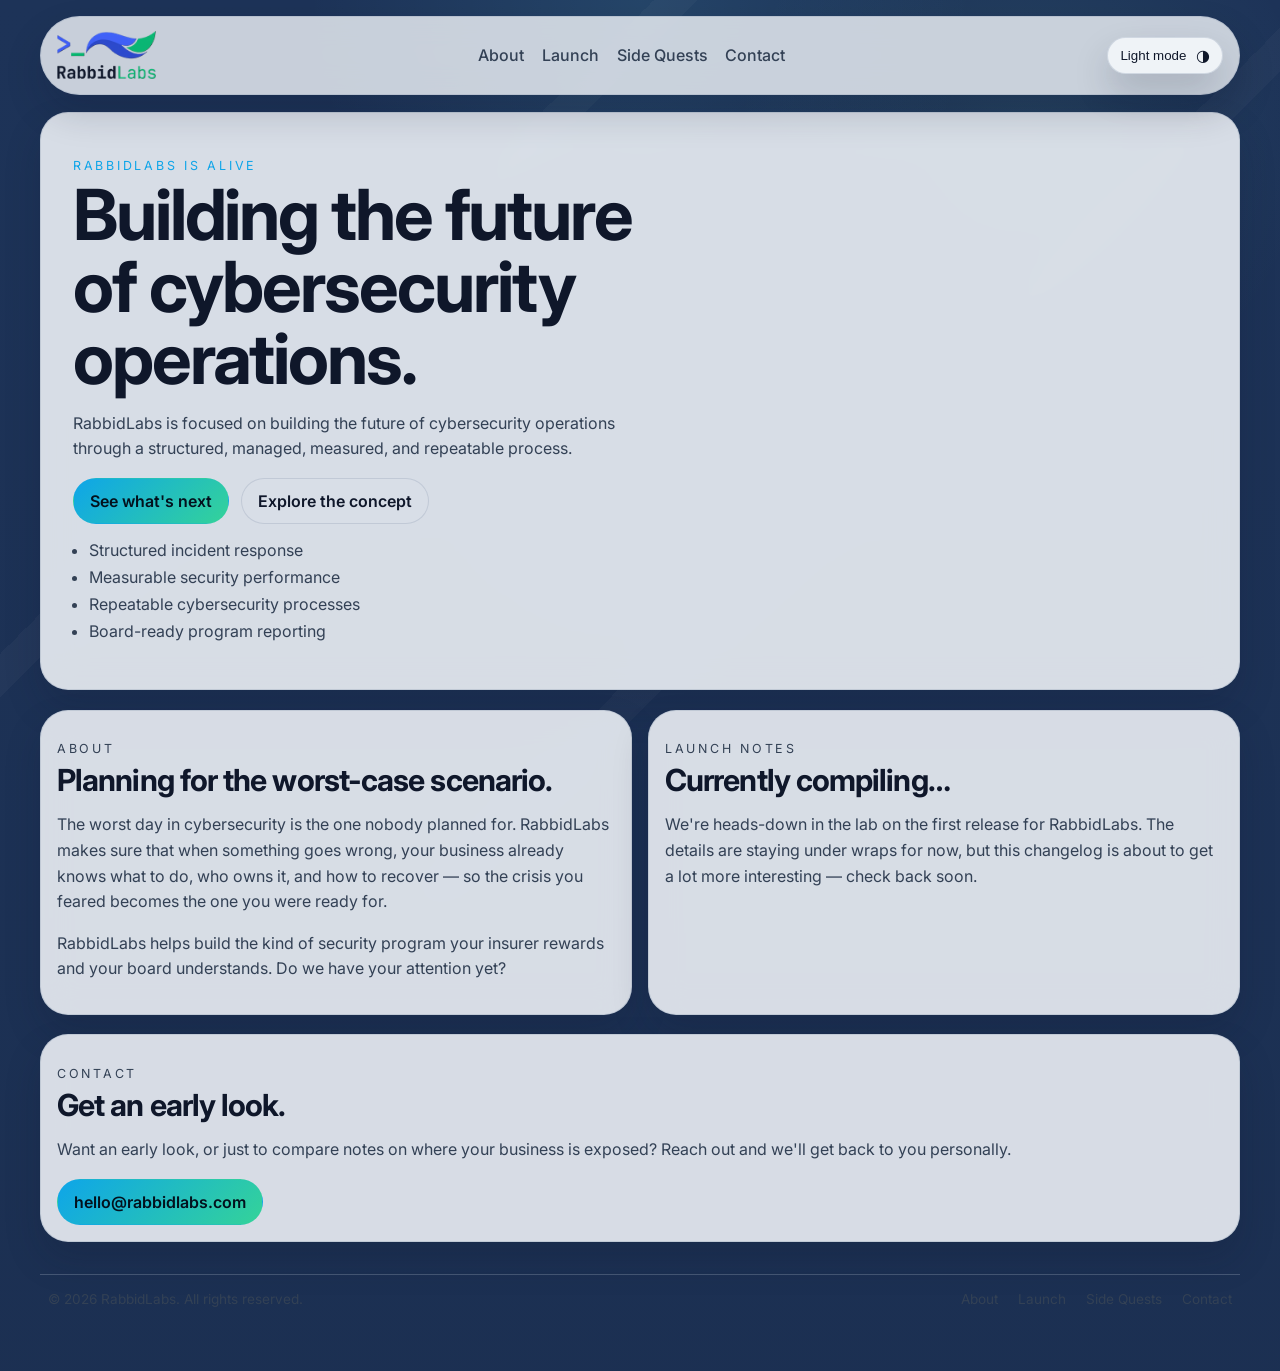
<file: index.html>
<!DOCTYPE html>
<html lang="en">
  <head>
    <!-- Google Tag Manager -->
    <script>(function(w,d,s,l,i){w[l]=w[l]||[];w[l].push({'gtm.start':
    new Date().getTime(),event:'gtm.js'});var f=d.getElementsByTagName(s)[0],
    j=d.createElement(s),dl=l!='dataLayer'?'&l='+l:'';j.async=true;j.src=
    'https://www.googletagmanager.com/gtm.js?id='+i+dl;f.parentNode.insertBefore(j,f);
    })(window,document,'script','dataLayer','GTM-5QXM7N29');</script>
    <!-- End Google Tag Manager -->

    <meta charset="UTF-8" />
    <meta name="viewport" content="width=device-width, initial-scale=1.0" />

    <!-- Primary Meta Tags -->
    <title>RabbidLabs | Cybersecurity Operations SaaS</title>
    <meta name="title" content="RabbidLabs | Cybersecurity Operations SaaS" />
    <meta name="description" content="RabbidLabs helps businesses build structured, measurable, and repeatable cybersecurity programs — so when something goes wrong, your team already knows what to do." />
    <meta name="author" content="RabbidLabs" />
    <meta name="robots" content="index, follow" />
    <link rel="canonical" href="https://www.rabbidlabs.com/" />
    <link rel="sitemap" type="application/xml" href="/sitemap.xml" />
    <meta name="theme-color" content="#04070f" />

    <!-- Open Graph / Social Sharing -->
    <meta property="og:type" content="website" />
    <meta property="og:url" content="https://www.rabbidlabs.com/" />
    <meta property="og:site_name" content="RabbidLabs" />
    <meta property="og:title" content="RabbidLabs | Cybersecurity Operations SaaS" />
    <meta property="og:description" content="RabbidLabs helps businesses build structured, measurable, and repeatable cybersecurity programs — so when something goes wrong, your team already knows what to do." />
    <meta property="og:image" content="https://www.rabbidlabs.com/web-app-manifest-512x512.png" />
    <meta property="og:image:alt" content="RabbidLabs logo" />

    <!-- Twitter Card -->
    <meta name="twitter:card" content="summary_large_image" />
    <meta name="twitter:url" content="https://www.rabbidlabs.com/" />
    <meta name="twitter:title" content="RabbidLabs | Cybersecurity Operations SaaS" />
    <meta name="twitter:description" content="RabbidLabs helps businesses build structured, measurable, and repeatable cybersecurity programs — so when something goes wrong, your team already knows what to do." />
    <meta name="twitter:image" content="https://www.rabbidlabs.com/web-app-manifest-512x512.png" />

    <!-- Favicon -->
    <link rel="icon" href="/favicon.ico" sizes="16x16 32x32 48x48" />
    <link rel="icon" type="image/svg+xml" href="/favicon.svg" sizes="any" />
    <link rel="icon" type="image/png" href="/favicon-96x96.png" sizes="96x96" />
    <link rel="apple-touch-icon" href="/apple-touch-icon.png" sizes="180x180" />
    <meta name="apple-mobile-web-app-title" content="RabbidLabs" />
    <meta name="apple-mobile-web-app-capable" content="yes" />
    <meta name="apple-mobile-web-app-status-bar-style" content="black-translucent" />
    <link rel="manifest" href="/site.webmanifest" />

    <!-- Fonts -->
    <link rel="preconnect" href="https://fonts.googleapis.com" />
    <link rel="preconnect" href="https://fonts.gstatic.com" crossorigin />
    <link
      href="https://fonts.googleapis.com/css2?family=Inter:wght@400;500;600;700;800&display=swap"
      rel="stylesheet"
    />
    <link rel="stylesheet" href="styles.css" />

    <!-- Structured Data: Organization -->
    <script type="application/ld+json">
    {
      "@context": "https://schema.org",
      "@type": "Organization",
      "name": "RabbidLabs",
      "url": "https://www.rabbidlabs.com",
      "logo": "https://www.rabbidlabs.com/web-app-manifest-512x512.png",
      "description": "RabbidLabs helps businesses build structured, measurable, and repeatable cybersecurity programs so they are ready when it matters most.",
      "email": "hello@rabbidlabs.com",
      "contactPoint": {
        "@type": "ContactPoint",
        "email": "hello@rabbidlabs.com",
        "contactType": "customer support"
      }
    }
    </script>

    <!-- Structured Data: WebSite (enables sitelinks search box eligibility) -->
    <script type="application/ld+json">
    {
      "@context": "https://schema.org",
      "@type": "WebSite",
      "name": "RabbidLabs",
      "url": "https://www.rabbidlabs.com"
    }
    </script>
  </head>
  <body>
    <!-- Google Tag Manager (noscript) -->
    <noscript><iframe src="https://www.googletagmanager.com/ns.html?id=GTM-5QXM7N29"
    height="0" width="0" style="display:none;visibility:hidden"></iframe></noscript>
    <!-- End Google Tag Manager (noscript) -->

    <div class="site-shell">
      <header class="topbar" id="topbar">
        <a class="brand" href="#home" aria-label="RabbidLabs home">
          <img src="images/logos/logo-lockup.png" alt="RabbidLabs logo" class="brand-mark brand-mark-dark" width="99" height="48" />
          <img src="images/logos/logo-lockup-light.png" alt="RabbidLabs logo" class="brand-mark brand-mark-light" width="99" height="48" />
        </a>

        <nav class="nav-links" aria-label="Main navigation">
          <a href="#about">About</a>
          <a href="#launch">Launch</a>
          <a href="/side-quests/">Side Quests</a>
          <a href="#contact">Contact</a>
        </nav>

        <button id="themeToggle" class="theme-toggle" type="button" aria-label="Toggle color theme">
          <span class="theme-label">Dark mode</span>
          <span class="theme-icon" aria-hidden="true">🌙</span>
        </button>
      </header>

      <main>
        <section class="hero card" id="home" aria-labelledby="hero-heading">
          <div class="hero-copy">
            <p class="eyebrow">RabbidLabs Is Alive</p>
            <h1 id="hero-heading">Building the future of cybersecurity operations.</h1>
            <p class="lede">
              RabbidLabs is focused on building the future of cybersecurity operations
              through a structured, managed, measured, and repeatable process.
            </p>
            <div class="hero-actions">
              <a class="button primary" href="#launch">See what's next</a>
              <a class="button secondary" href="#about">Explore the concept</a>
            </div>
            <ul class="feature-list">
              <li>Structured incident response</li>
              <li>Measurable security performance</li>
              <li>Repeatable cybersecurity processes</li>
              <li>Board-ready program reporting</li>
            </ul>
          </div>
        </section>

        <section class="grid two-up">
          <article class="card panel" id="about" aria-labelledby="about-heading">
            <p class="eyebrow">About</p>
            <h2 id="about-heading">Planning for the worst-case scenario.</h2>
            <p>
              The worst day in cybersecurity is the one nobody planned for. RabbidLabs makes sure that when something goes wrong, your business already knows what to do, who owns it, and how to recover — so the crisis you feared becomes the one you were ready for.
            </p>
            <p>
              RabbidLabs helps build the kind of security program your insurer rewards and your board understands. Do we have your attention yet?
            </p>
          </article>

          <article class="card panel" id="launch" aria-labelledby="launch-heading">
            <p class="eyebrow">Launch notes</p>
            <h2 id="launch-heading">Currently compiling&hellip;</h2>
            <p>
              We're heads-down in the lab on the first release for RabbidLabs. The details are staying under wraps for now, but this changelog is about to get a lot more interesting — check back soon.
            </p>
          </article>
        </section>

        <section class="card contact-card" id="contact" aria-labelledby="contact-heading">
          <p class="eyebrow">Contact</p>
          <h2 id="contact-heading">Get an early look.</h2>
          <p>
            Want an early look, or just to compare notes on where your business is exposed? Reach out and we'll get back to you personally.
          </p>
          <a class="button primary" href="mailto:hello@rabbidlabs.com">hello@rabbidlabs.com</a>
        </section>
      </main>

      <footer class="site-footer" aria-label="Site footer">
        <p>&copy; <span id="footer-year"></span> RabbidLabs. All rights reserved.</p>
        <nav aria-label="Footer navigation">
          <a href="#about">About</a>
          <a href="#launch">Launch</a>
          <a href="/side-quests/">Side Quests</a>
          <a href="mailto:hello@rabbidlabs.com">Contact</a>
        </nav>
      </footer>
    </div>

    <script src="script.js"></script>
    <script>document.getElementById("footer-year").textContent = new Date().getFullYear();</script>
  </body>
</html>
</file>
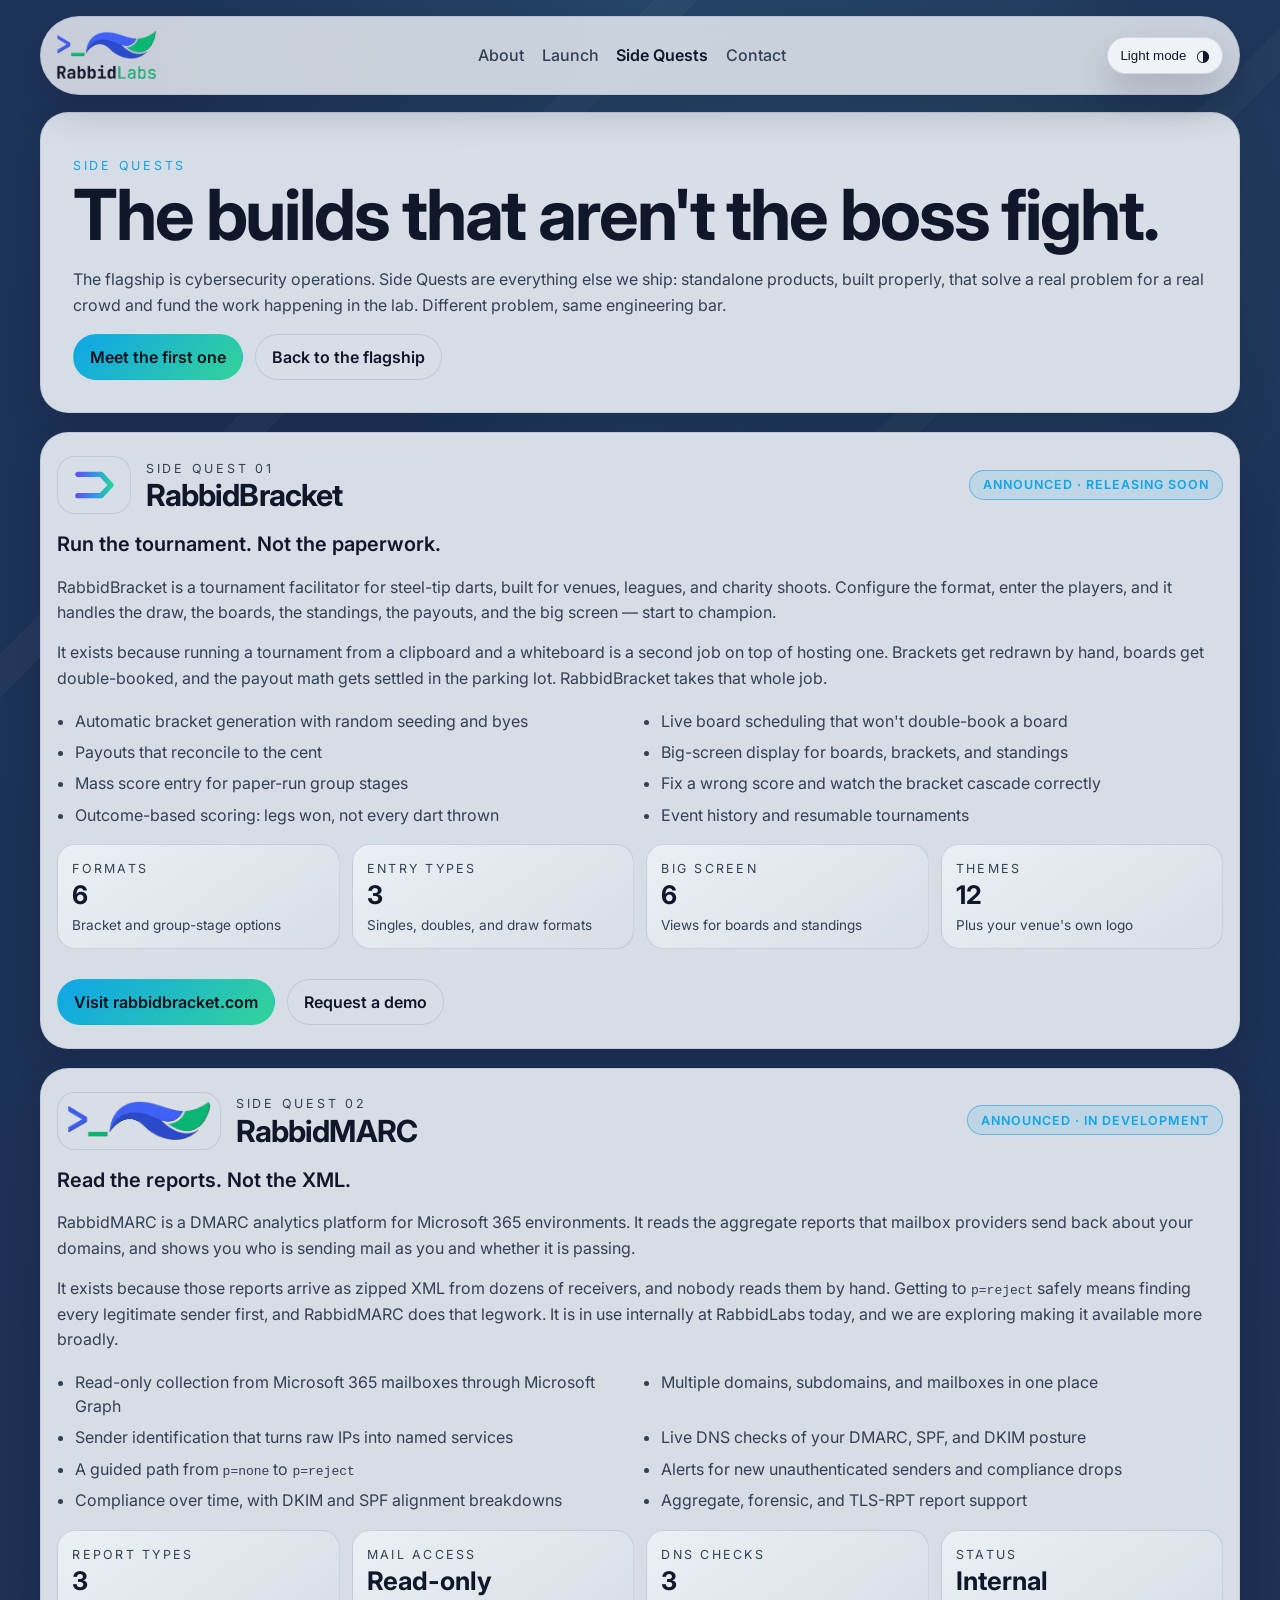
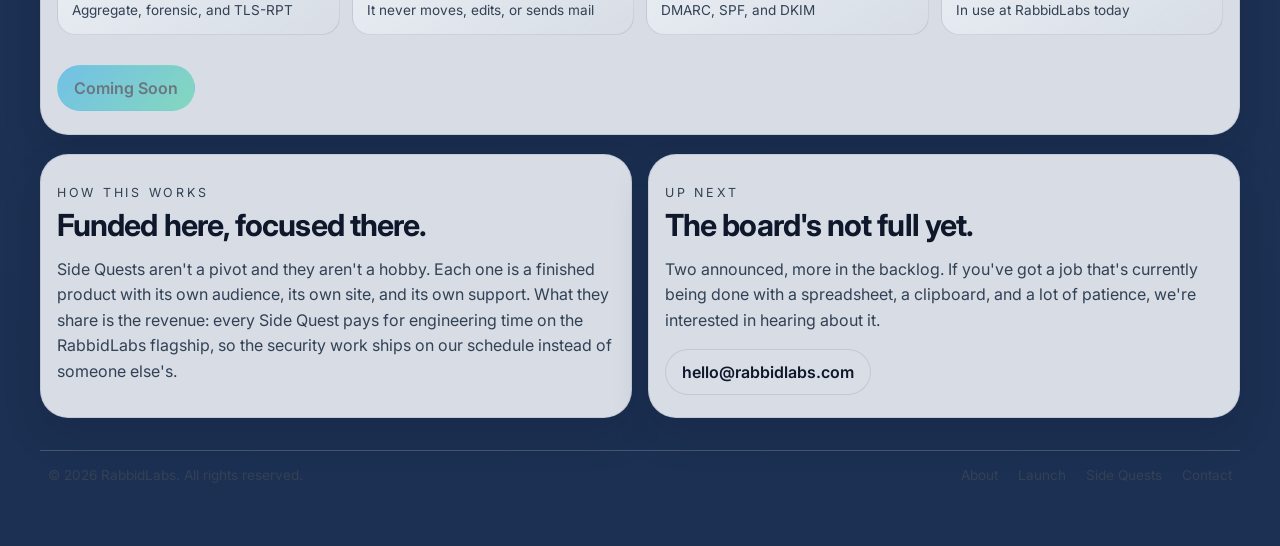
<file: side-quests/index.html>
<!DOCTYPE html>
<html lang="en">
  <head>
    <!-- Google Tag Manager -->
    <script>(function(w,d,s,l,i){w[l]=w[l]||[];w[l].push({'gtm.start':
    new Date().getTime(),event:'gtm.js'});var f=d.getElementsByTagName(s)[0],
    j=d.createElement(s),dl=l!='dataLayer'?'&l='+l:'';j.async=true;j.src=
    'https://www.googletagmanager.com/gtm.js?id='+i+dl;f.parentNode.insertBefore(j,f);
    })(window,document,'script','dataLayer','GTM-5QXM7N29');</script>
    <!-- End Google Tag Manager -->

    <meta charset="UTF-8" />
    <meta name="viewport" content="width=device-width, initial-scale=1.0" />

    <!-- Primary Meta Tags -->
    <title>Side Quests | RabbidLabs</title>
    <meta name="title" content="Side Quests | RabbidLabs" />
    <meta name="description" content="Side Quests are the products RabbidLabs ships outside the cybersecurity flagship. Now shipping: RabbidBracket, tournament software for steel-tip darts. In development: RabbidMARC, DMARC analytics." />
    <meta name="author" content="RabbidLabs" />
    <meta name="robots" content="index, follow" />
    <link rel="canonical" href="https://www.rabbidlabs.com/side-quests/" />
    <link rel="sitemap" type="application/xml" href="/sitemap.xml" />
    <meta name="theme-color" content="#04070f" />

    <!-- Open Graph / Social Sharing -->
    <meta property="og:type" content="website" />
    <meta property="og:url" content="https://www.rabbidlabs.com/side-quests/" />
    <meta property="og:site_name" content="RabbidLabs" />
    <meta property="og:title" content="Side Quests | RabbidLabs" />
    <meta property="og:description" content="Side Quests are the products RabbidLabs ships outside the cybersecurity flagship. Now shipping: RabbidBracket, tournament software for steel-tip darts. In development: RabbidMARC, DMARC analytics." />
    <meta property="og:image" content="https://www.rabbidlabs.com/web-app-manifest-512x512.png" />
    <meta property="og:image:alt" content="RabbidLabs logo" />

    <!-- Twitter Card -->
    <meta name="twitter:card" content="summary_large_image" />
    <meta name="twitter:url" content="https://www.rabbidlabs.com/side-quests/" />
    <meta name="twitter:title" content="Side Quests | RabbidLabs" />
    <meta name="twitter:description" content="Side Quests are the products RabbidLabs ships outside the cybersecurity flagship. Now shipping: RabbidBracket, tournament software for steel-tip darts. In development: RabbidMARC, DMARC analytics." />
    <meta name="twitter:image" content="https://www.rabbidlabs.com/web-app-manifest-512x512.png" />

    <!-- Favicon -->
    <link rel="icon" href="/favicon.ico" sizes="16x16 32x32 48x48" />
    <link rel="icon" type="image/svg+xml" href="/favicon.svg" sizes="any" />
    <link rel="icon" type="image/png" href="/favicon-96x96.png" sizes="96x96" />
    <link rel="apple-touch-icon" href="/apple-touch-icon.png" sizes="180x180" />
    <meta name="apple-mobile-web-app-title" content="RabbidLabs" />
    <meta name="apple-mobile-web-app-capable" content="yes" />
    <meta name="apple-mobile-web-app-status-bar-style" content="black-translucent" />
    <link rel="manifest" href="/site.webmanifest" />

    <!-- Fonts -->
    <link rel="preconnect" href="https://fonts.googleapis.com" />
    <link rel="preconnect" href="https://fonts.gstatic.com" crossorigin />
    <link
      href="https://fonts.googleapis.com/css2?family=Inter:wght@400;500;600;700;800&display=swap"
      rel="stylesheet"
    />
    <link rel="stylesheet" href="/styles.css" />

    <!-- Structured Data: Breadcrumb -->
    <script type="application/ld+json">
    {
      "@context": "https://schema.org",
      "@type": "BreadcrumbList",
      "itemListElement": [
        {
          "@type": "ListItem",
          "position": 1,
          "name": "RabbidLabs",
          "item": "https://www.rabbidlabs.com/"
        },
        {
          "@type": "ListItem",
          "position": 2,
          "name": "Side Quests",
          "item": "https://www.rabbidlabs.com/side-quests/"
        }
      ]
    }
    </script>

    <!-- Structured Data: RabbidBracket -->
    <script type="application/ld+json">
    {
      "@context": "https://schema.org",
      "@type": "SoftwareApplication",
      "name": "RabbidBracket",
      "applicationCategory": "BusinessApplication",
      "url": "https://www.rabbidbracket.com",
      "description": "Tournament facilitation software for steel-tip darts. Handles the draw, board scheduling, standings, payouts, and the big screen for venues, leagues, and charity shoots.",
      "publisher": {
        "@type": "Organization",
        "name": "RabbidLabs",
        "url": "https://www.rabbidlabs.com"
      }
    }
    </script>

    <!-- Structured Data: RabbidMARC -->
    <script type="application/ld+json">
    {
      "@context": "https://schema.org",
      "@type": "SoftwareApplication",
      "name": "RabbidMARC",
      "applicationCategory": "SecurityApplication",
      "description": "DMARC analytics platform for Microsoft 365 environments. Reads DMARC reports, identifies who is sending mail as your domain, and guides the path to enforcement.",
      "publisher": {
        "@type": "Organization",
        "name": "RabbidLabs",
        "url": "https://www.rabbidlabs.com"
      }
    }
    </script>
  </head>
  <body>
    <!-- Google Tag Manager (noscript) -->
    <noscript><iframe src="https://www.googletagmanager.com/ns.html?id=GTM-5QXM7N29"
    height="0" width="0" style="display:none;visibility:hidden"></iframe></noscript>
    <!-- End Google Tag Manager (noscript) -->

    <div class="site-shell">
      <header class="topbar" id="topbar">
        <a class="brand" href="/" aria-label="RabbidLabs home">
          <img src="/images/logos/logo-lockup.png" alt="RabbidLabs logo" class="brand-mark brand-mark-dark" width="99" height="48" />
          <img src="/images/logos/logo-lockup-light.png" alt="RabbidLabs logo" class="brand-mark brand-mark-light" width="99" height="48" />
        </a>

        <nav class="nav-links" aria-label="Main navigation">
          <a href="/#about">About</a>
          <a href="/#launch">Launch</a>
          <a href="/side-quests/" aria-current="page">Side Quests</a>
          <a href="/#contact">Contact</a>
        </nav>

        <button id="themeToggle" class="theme-toggle" type="button" aria-label="Toggle color theme">
          <span class="theme-label">Dark mode</span>
          <span class="theme-icon" aria-hidden="true">🌙</span>
        </button>
      </header>

      <main>
        <section class="hero single card" id="home" aria-labelledby="hero-heading">
          <div class="hero-copy">
            <p class="eyebrow">Side Quests</p>
            <h1 id="hero-heading">The builds that aren't the boss fight.</h1>
            <p class="lede">
              The flagship is cybersecurity operations. Side Quests are everything else we ship:
              standalone products, built properly, that solve a real problem for a real crowd and
              fund the work happening in the lab. Different problem, same engineering bar.
            </p>
            <div class="hero-actions">
              <a class="button primary" href="#rabbidbracket">Meet the first one</a>
              <a class="button secondary" href="/#launch">Back to the flagship</a>
            </div>
          </div>
        </section>

        <section class="card quest-card" id="rabbidbracket" aria-labelledby="rabbidbracket-heading">
          <div class="quest-head">
            <img
              src="/images/logos/rabbidbracket-mark.svg"
              alt="RabbidBracket logo"
              class="quest-mark"
              width="77"
              height="58"
            />
            <div class="quest-title">
              <p class="eyebrow">Side Quest 01</p>
              <h2 id="rabbidbracket-heading">RabbidBracket</h2>
            </div>
            <span class="badge soon">Announced &middot; Releasing soon</span>
          </div>

          <p class="quest-tagline">Run the tournament. Not the paperwork.</p>

          <p>
            RabbidBracket is a tournament facilitator for steel-tip darts, built for venues,
            leagues, and charity shoots. Configure the format, enter the players, and it handles the
            draw, the boards, the standings, the payouts, and the big screen &mdash; start to champion.
          </p>

          <p>
            It exists because running a tournament from a clipboard and a whiteboard is a second
            job on top of hosting one. Brackets get redrawn by hand, boards get double-booked, and
            the payout math gets settled in the parking lot. RabbidBracket takes that whole job.
          </p>

          <ul class="quest-features">
            <li>Automatic bracket generation with random seeding and byes</li>
            <li>Live board scheduling that won't double-book a board</li>
            <li>Payouts that reconcile to the cent</li>
            <li>Big-screen display for boards, brackets, and standings</li>
            <li>Mass score entry for paper-run group stages</li>
            <li>Fix a wrong score and watch the bracket cascade correctly</li>
            <li>Outcome-based scoring: legs won, not every dart thrown</li>
            <li>Event history and resumable tournaments</li>
          </ul>

          <div class="stat-row">
            <div class="mini-card">
              <p>Formats</p>
              <strong>6</strong>
              <span>Bracket and group-stage options</span>
            </div>
            <div class="mini-card">
              <p>Entry types</p>
              <strong>3</strong>
              <span>Singles, doubles, and draw formats</span>
            </div>
            <div class="mini-card">
              <p>Big screen</p>
              <strong>6</strong>
              <span>Views for boards and standings</span>
            </div>
            <div class="mini-card">
              <p>Themes</p>
              <strong>12</strong>
              <span>Plus your venue's own logo</span>
            </div>
          </div>

          <div class="hero-actions">
            <a class="button primary" href="https://www.rabbidbracket.com" rel="noopener">
              Visit rabbidbracket.com
            </a>
            <a class="button secondary" href="https://www.rabbidbracket.com" rel="noopener">
              Request a demo
            </a>
          </div>
        </section>

        <section class="card quest-card" id="rabbidmarc" aria-labelledby="rabbidmarc-heading">
          <div class="quest-head">
            <img
              src="/images/logos/rabbidlabs-mark.png"
              alt="RabbidLabs logo"
              class="quest-mark"
              width="208"
              height="58"
            />
            <div class="quest-title">
              <p class="eyebrow">Side Quest 02</p>
              <h2 id="rabbidmarc-heading">RabbidMARC</h2>
            </div>
            <span class="badge soon">Announced &middot; In development</span>
          </div>

          <p class="quest-tagline">Read the reports. Not the XML.</p>

          <p>
            RabbidMARC is a DMARC analytics platform for Microsoft 365 environments. It reads the
            aggregate reports that mailbox providers send back about your domains, and shows you who
            is sending mail as you and whether it is passing.
          </p>

          <p>
            It exists because those reports arrive as zipped XML from dozens of receivers, and
            nobody reads them by hand. Getting to <code>p=reject</code> safely means finding every
            legitimate sender first, and RabbidMARC does that legwork. It is in use internally at
            RabbidLabs today, and we are exploring making it available more broadly.
          </p>

          <ul class="quest-features">
            <li>Read-only collection from Microsoft 365 mailboxes through Microsoft Graph</li>
            <li>Multiple domains, subdomains, and mailboxes in one place</li>
            <li>Sender identification that turns raw IPs into named services</li>
            <li>Live DNS checks of your DMARC, SPF, and DKIM posture</li>
            <li>A guided path from <code>p=none</code> to <code>p=reject</code></li>
            <li>Alerts for new unauthenticated senders and compliance drops</li>
            <li>Compliance over time, with DKIM and SPF alignment breakdowns</li>
            <li>Aggregate, forensic, and TLS-RPT report support</li>
          </ul>

          <div class="stat-row">
            <div class="mini-card">
              <p>Report types</p>
              <strong>3</strong>
              <span>Aggregate, forensic, and TLS-RPT</span>
            </div>
            <div class="mini-card">
              <p>Mail access</p>
              <strong>Read-only</strong>
              <span>It never moves, edits, or sends mail</span>
            </div>
            <div class="mini-card">
              <p>DNS checks</p>
              <strong>3</strong>
              <span>DMARC, SPF, and DKIM</span>
            </div>
            <div class="mini-card">
              <p>Status</p>
              <strong>Internal</strong>
              <span>In use at RabbidLabs today</span>
            </div>
          </div>

          <div class="hero-actions">
            <span class="button primary" role="link" aria-disabled="true">Coming Soon</span>
          </div>
        </section>

        <section class="grid two-up">
          <article class="card panel" id="how-side-quests-work" aria-labelledby="how-heading">
            <p class="eyebrow">How this works</p>
            <h2 id="how-heading">Funded here, focused there.</h2>
            <p>
              Side Quests aren't a pivot and they aren't a hobby. Each one is a finished product with
              its own audience, its own site, and its own support. What they share is the revenue:
              every Side Quest pays for engineering time on the RabbidLabs flagship, so the security
              work ships on our schedule instead of someone else's.
            </p>
          </article>

          <article class="card panel" id="next-quest" aria-labelledby="next-heading">
            <p class="eyebrow">Up next</p>
            <h2 id="next-heading">The board's not full yet.</h2>
            <p>
              Two announced, more in the backlog. If you've got a job that's currently being done
              with a spreadsheet, a clipboard, and a lot of patience, we're interested in hearing
              about it.
            </p>
            <div class="hero-actions">
              <a class="button secondary" href="mailto:hello@rabbidlabs.com">hello@rabbidlabs.com</a>
            </div>
          </article>
        </section>
      </main>

      <footer class="site-footer" aria-label="Site footer">
        <p>&copy; <span id="footer-year"></span> RabbidLabs. All rights reserved.</p>
        <nav aria-label="Footer navigation">
          <a href="/#about">About</a>
          <a href="/#launch">Launch</a>
          <a href="/side-quests/">Side Quests</a>
          <a href="mailto:hello@rabbidlabs.com">Contact</a>
        </nav>
      </footer>
    </div>

    <script src="/script.js"></script>
    <script>document.getElementById("footer-year").textContent = new Date().getFullYear();</script>
  </body>
</html>
</file>
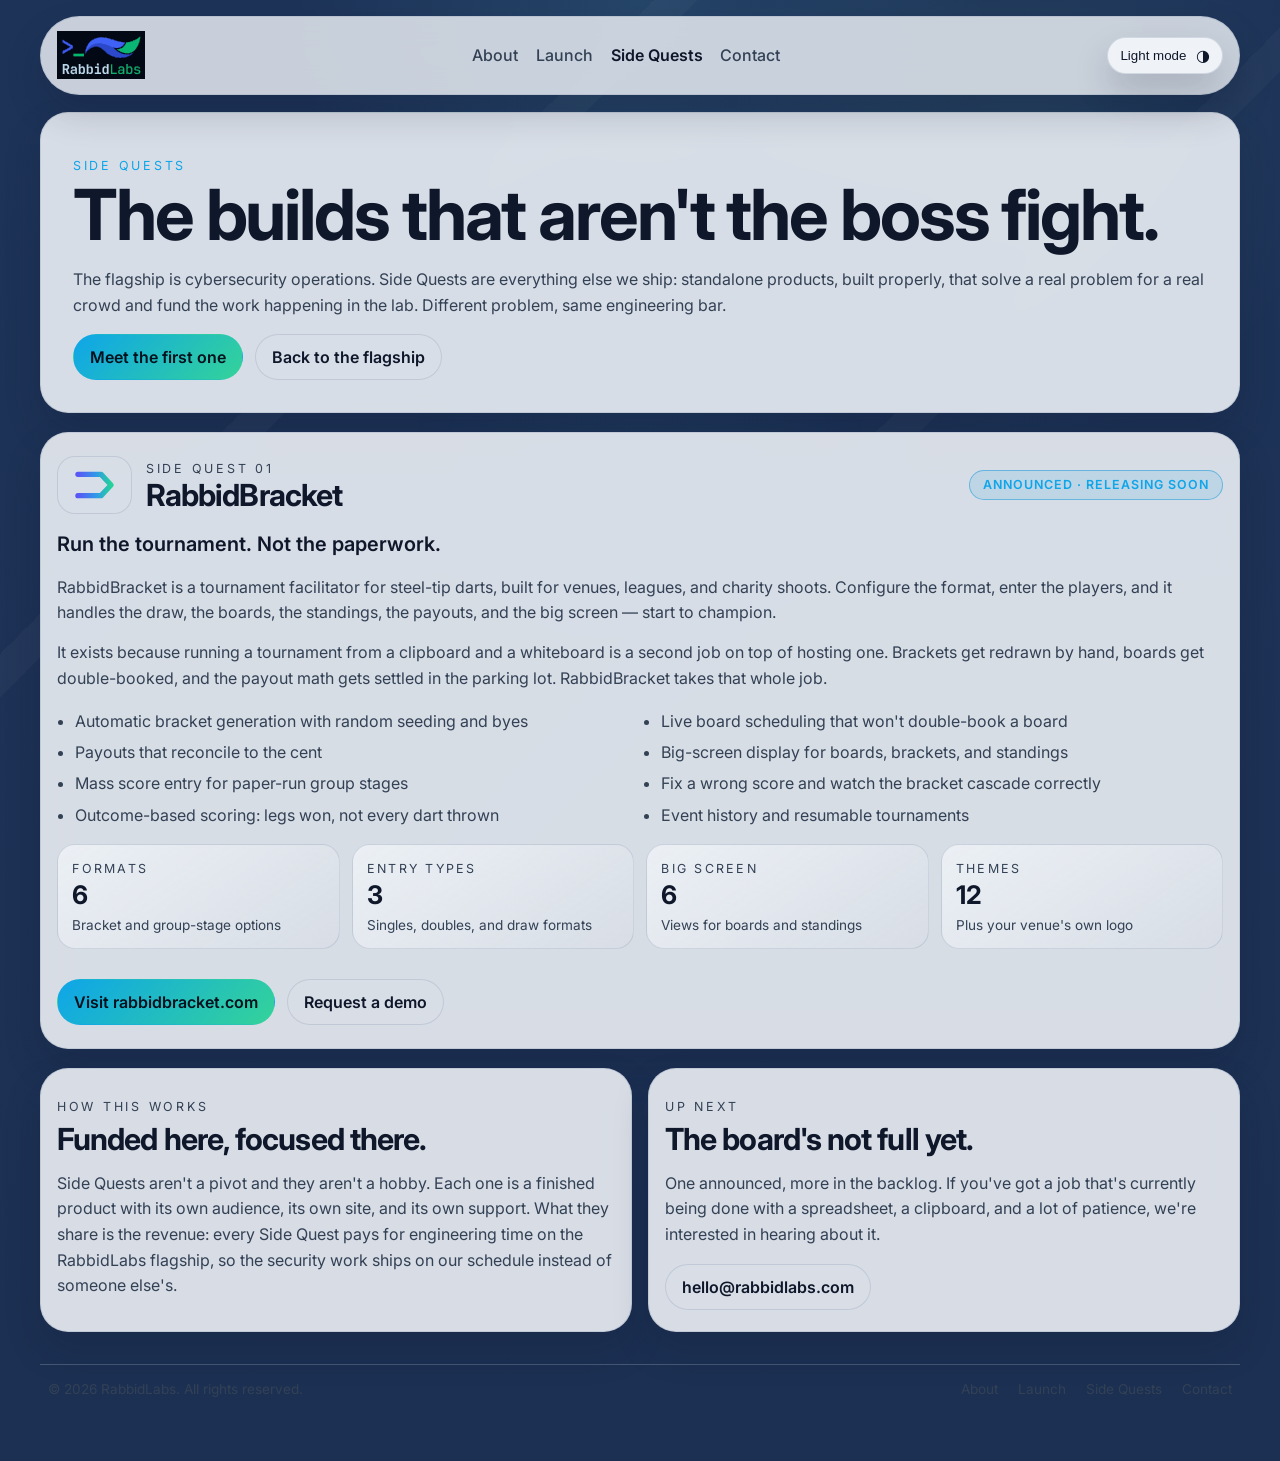
<file: side-quests.html>
<!DOCTYPE html>
<html lang="en">
  <head>
    <!-- Google Tag Manager -->
    <script>(function(w,d,s,l,i){w[l]=w[l]||[];w[l].push({'gtm.start':
    new Date().getTime(),event:'gtm.js'});var f=d.getElementsByTagName(s)[0],
    j=d.createElement(s),dl=l!='dataLayer'?'&l='+l:'';j.async=true;j.src=
    'https://www.googletagmanager.com/gtm.js?id='+i+dl;f.parentNode.insertBefore(j,f);
    })(window,document,'script','dataLayer','GTM-5QXM7N29');</script>
    <!-- End Google Tag Manager -->

    <meta charset="UTF-8" />
    <meta name="viewport" content="width=device-width, initial-scale=1.0" />

    <!-- Primary Meta Tags -->
    <title>Side Quests | RabbidLabs</title>
    <meta name="title" content="Side Quests | RabbidLabs" />
    <meta name="description" content="Side Quests are the products RabbidLabs ships outside the cybersecurity flagship. First up: RabbidBracket, tournament software for steel-tip darts." />
    <meta name="author" content="RabbidLabs" />
    <meta name="robots" content="index, follow" />
    <link rel="canonical" href="https://www.rabbidlabs.com/side-quests.html" />
    <link rel="sitemap" type="application/xml" href="/sitemap.xml" />
    <meta name="theme-color" content="#04070f" />

    <!-- Open Graph / Social Sharing -->
    <meta property="og:type" content="website" />
    <meta property="og:url" content="https://www.rabbidlabs.com/side-quests.html" />
    <meta property="og:site_name" content="RabbidLabs" />
    <meta property="og:title" content="Side Quests | RabbidLabs" />
    <meta property="og:description" content="Side Quests are the products RabbidLabs ships outside the cybersecurity flagship. First up: RabbidBracket, tournament software for steel-tip darts." />
    <meta property="og:image" content="https://www.rabbidlabs.com/web-app-manifest-512x512.png" />
    <meta property="og:image:alt" content="RabbidLabs logo" />

    <!-- Twitter Card -->
    <meta name="twitter:card" content="summary_large_image" />
    <meta name="twitter:url" content="https://www.rabbidlabs.com/side-quests.html" />
    <meta name="twitter:title" content="Side Quests | RabbidLabs" />
    <meta name="twitter:description" content="Side Quests are the products RabbidLabs ships outside the cybersecurity flagship. First up: RabbidBracket, tournament software for steel-tip darts." />
    <meta name="twitter:image" content="https://www.rabbidlabs.com/web-app-manifest-512x512.png" />

    <!-- Favicon -->
    <link rel="icon" href="/favicon.ico" sizes="16x16 32x32 48x48" />
    <link rel="icon" type="image/svg+xml" href="/favicon.svg" sizes="any" />
    <link rel="icon" type="image/png" href="/favicon-96x96.png" sizes="96x96" />
    <link rel="apple-touch-icon" href="/apple-touch-icon.png" sizes="180x180" />
    <meta name="apple-mobile-web-app-title" content="RabbidLabs" />
    <meta name="apple-mobile-web-app-capable" content="yes" />
    <meta name="apple-mobile-web-app-status-bar-style" content="black-translucent" />
    <link rel="manifest" href="/site.webmanifest" />

    <!-- Fonts -->
    <link rel="preconnect" href="https://fonts.googleapis.com" />
    <link rel="preconnect" href="https://fonts.gstatic.com" crossorigin />
    <link
      href="https://fonts.googleapis.com/css2?family=Inter:wght@400;500;600;700;800&display=swap"
      rel="stylesheet"
    />
    <link rel="stylesheet" href="styles.css" />

    <!-- Structured Data: Breadcrumb -->
    <script type="application/ld+json">
    {
      "@context": "https://schema.org",
      "@type": "BreadcrumbList",
      "itemListElement": [
        {
          "@type": "ListItem",
          "position": 1,
          "name": "RabbidLabs",
          "item": "https://www.rabbidlabs.com/"
        },
        {
          "@type": "ListItem",
          "position": 2,
          "name": "Side Quests",
          "item": "https://www.rabbidlabs.com/side-quests.html"
        }
      ]
    }
    </script>

    <!-- Structured Data: RabbidBracket -->
    <script type="application/ld+json">
    {
      "@context": "https://schema.org",
      "@type": "SoftwareApplication",
      "name": "RabbidBracket",
      "applicationCategory": "BusinessApplication",
      "url": "https://www.rabbidbracket.com",
      "description": "Tournament facilitation software for steel-tip darts. Handles the draw, board scheduling, standings, payouts, and the big screen for venues, leagues, and charity shoots.",
      "publisher": {
        "@type": "Organization",
        "name": "RabbidLabs",
        "url": "https://www.rabbidlabs.com"
      }
    }
    </script>
  </head>
  <body>
    <!-- Google Tag Manager (noscript) -->
    <noscript><iframe src="https://www.googletagmanager.com/ns.html?id=GTM-5QXM7N29"
    height="0" width="0" style="display:none;visibility:hidden"></iframe></noscript>
    <!-- End Google Tag Manager (noscript) -->

    <div class="site-shell">
      <header class="topbar" id="topbar">
        <a class="brand" href="index.html" aria-label="RabbidLabs home">
          <img src="images/logos/Logo.svg" alt="RabbidLabs logo" class="brand-mark" width="42" height="42" />
        </a>

        <nav class="nav-links" aria-label="Main navigation">
          <a href="index.html#about">About</a>
          <a href="index.html#launch">Launch</a>
          <a href="side-quests.html" aria-current="page">Side Quests</a>
          <a href="index.html#contact">Contact</a>
        </nav>

        <button id="themeToggle" class="theme-toggle" type="button" aria-label="Toggle color theme">
          <span class="theme-label">Dark mode</span>
          <span class="theme-icon" aria-hidden="true">🌙</span>
        </button>
      </header>

      <main>
        <section class="hero single card" id="home" aria-labelledby="hero-heading">
          <div class="hero-copy">
            <p class="eyebrow">Side Quests</p>
            <h1 id="hero-heading">The builds that aren't the boss fight.</h1>
            <p class="lede">
              The flagship is cybersecurity operations. Side Quests are everything else we ship:
              standalone products, built properly, that solve a real problem for a real crowd and
              fund the work happening in the lab. Different problem, same engineering bar.
            </p>
            <div class="hero-actions">
              <a class="button primary" href="#rabbidbracket">Meet the first one</a>
              <a class="button secondary" href="index.html#launch">Back to the flagship</a>
            </div>
          </div>
        </section>

        <section class="card quest-card" id="rabbidbracket" aria-labelledby="rabbidbracket-heading">
          <div class="quest-head">
            <img
              src="images/logos/rabbidbracket-mark.svg"
              alt="RabbidBracket logo"
              class="quest-mark"
              width="77"
              height="58"
            />
            <div class="quest-title">
              <p class="eyebrow">Side Quest 01</p>
              <h2 id="rabbidbracket-heading">RabbidBracket</h2>
            </div>
            <span class="badge soon">Announced &middot; Releasing soon</span>
          </div>

          <p class="quest-tagline">Run the tournament. Not the paperwork.</p>

          <p>
            RabbidBracket is a tournament facilitator for steel-tip darts, built for venues,
            leagues, and charity shoots. Configure the format, enter the players, and it handles the
            draw, the boards, the standings, the payouts, and the big screen &mdash; start to champion.
          </p>

          <p>
            It exists because running a tournament from a clipboard and a whiteboard is a second
            job on top of hosting one. Brackets get redrawn by hand, boards get double-booked, and
            the payout math gets settled in the parking lot. RabbidBracket takes that whole job.
          </p>

          <ul class="quest-features">
            <li>Automatic bracket generation with random seeding and byes</li>
            <li>Live board scheduling that won't double-book a board</li>
            <li>Payouts that reconcile to the cent</li>
            <li>Big-screen display for boards, brackets, and standings</li>
            <li>Mass score entry for paper-run group stages</li>
            <li>Fix a wrong score and watch the bracket cascade correctly</li>
            <li>Outcome-based scoring: legs won, not every dart thrown</li>
            <li>Event history and resumable tournaments</li>
          </ul>

          <div class="stat-row">
            <div class="mini-card">
              <p>Formats</p>
              <strong>6</strong>
              <span>Bracket and group-stage options</span>
            </div>
            <div class="mini-card">
              <p>Entry types</p>
              <strong>3</strong>
              <span>Singles, doubles, and draw formats</span>
            </div>
            <div class="mini-card">
              <p>Big screen</p>
              <strong>6</strong>
              <span>Views for boards and standings</span>
            </div>
            <div class="mini-card">
              <p>Themes</p>
              <strong>12</strong>
              <span>Plus your venue's own logo</span>
            </div>
          </div>

          <div class="hero-actions">
            <a class="button primary" href="https://www.rabbidbracket.com" rel="noopener">
              Visit rabbidbracket.com
            </a>
            <a class="button secondary" href="https://www.rabbidbracket.com" rel="noopener">
              Request a demo
            </a>
          </div>
        </section>

        <section class="grid two-up">
          <article class="card panel" id="how-side-quests-work" aria-labelledby="how-heading">
            <p class="eyebrow">How this works</p>
            <h2 id="how-heading">Funded here, focused there.</h2>
            <p>
              Side Quests aren't a pivot and they aren't a hobby. Each one is a finished product with
              its own audience, its own site, and its own support. What they share is the revenue:
              every Side Quest pays for engineering time on the RabbidLabs flagship, so the security
              work ships on our schedule instead of someone else's.
            </p>
          </article>

          <article class="card panel" id="next-quest" aria-labelledby="next-heading">
            <p class="eyebrow">Up next</p>
            <h2 id="next-heading">The board's not full yet.</h2>
            <p>
              One announced, more in the backlog. If you've got a job that's currently being done
              with a spreadsheet, a clipboard, and a lot of patience, we're interested in hearing
              about it.
            </p>
            <div class="hero-actions">
              <a class="button secondary" href="mailto:hello@rabbidlabs.com">hello@rabbidlabs.com</a>
            </div>
          </article>
        </section>
      </main>

      <footer class="site-footer" aria-label="Site footer">
        <p>&copy; <span id="footer-year"></span> RabbidLabs. All rights reserved.</p>
        <nav aria-label="Footer navigation">
          <a href="index.html#about">About</a>
          <a href="index.html#launch">Launch</a>
          <a href="side-quests.html">Side Quests</a>
          <a href="mailto:hello@rabbidlabs.com">Contact</a>
        </nav>
      </footer>
    </div>

    <script src="script.js"></script>
    <script>document.getElementById("footer-year").textContent = new Date().getFullYear();</script>
  </body>
</html>
</file>
<file: styles.css>
:root {
  color-scheme: dark;
  --bg: #04070f;
  --panel: rgba(9, 13, 22, 0.80);
  --panel-strong: rgba(14, 20, 33, 0.94);
  --border: rgba(143, 160, 188, 0.18);
  --text: #edf3ff;
  --muted: #aebad4;
  --accent: #6ee7ff;
  --accent-2: #86f4c5;
  --shadow: 0 18px 40px rgba(0, 0, 0, 0.35);
}

:root[data-theme="light"] {
  color-scheme: light;
  --bg: #1d3358;
  --panel: rgba(232, 236, 242, 0.92);
  --panel-strong: rgba(240, 244, 248, 0.98);
  --border: rgba(148, 163, 184, 0.35);
  --text: #0f172a;
  --muted: #334155;
  --accent: #0ea5e9;
  --accent-2: #34d399;
  --shadow: 0 18px 36px rgba(15, 23, 42, 0.18);
}

* { box-sizing: border-box; }
html { scroll-behavior: smooth; }

body {
  margin: 0;
  font-family: "Inter", Arial, sans-serif;
  color: var(--text);
  background:
    radial-gradient(circle at top, rgba(110, 231, 255, 0.10), transparent 22%),
    radial-gradient(circle at 80% 10%, rgba(134, 244, 197, 0.08), transparent 18%),
    linear-gradient(180deg, var(--bg) 0%, color-mix(in srgb, var(--bg) 88%, #111827 12%) 100%);
  min-height: 100vh;
}

body::before {
  content: "";
  position: fixed;
  inset: 0;
  background:
    linear-gradient(135deg, transparent 0 30%, rgba(255,255,255,0.035) 30% 32%, transparent 32% 60%, rgba(255,255,255,0.032) 60% 62%, transparent 62%),
    radial-gradient(circle at 50% 50%, rgba(110, 231, 255, 0.03), transparent 35%);
  pointer-events: none;
  opacity: 0.9;
}

.site-shell { position: relative; z-index: 1; width: min(1200px, calc(100vw - 2rem)); margin: 0 auto; padding-bottom: 3rem; }
.topbar {
  position: sticky;
  top: 0;
  z-index: 10;
  display: flex;
  align-items: center;
  justify-content: space-between;
  gap: 1rem;
  margin-top: 1rem;
  padding: 0.9rem 1rem;
  border: 1px solid var(--border);
  border-radius: 999px;
  background: color-mix(in srgb, var(--panel) 92%, transparent);
  backdrop-filter: blur(14px);
  box-shadow: var(--shadow);
  transition: transform 180ms ease, background 180ms ease, border-color 180ms ease;
}

body.scrolled .topbar { transform: translateY(4px); border-color: color-mix(in srgb, var(--border) 70%, transparent); }

.brand, .nav-links a, .button { text-decoration: none; }
.brand {
  display: inline-flex; align-items: center; gap: 0.75rem;
  color: var(--text); font-weight: 700; letter-spacing: -0.02em;
}
.brand-mark { display: block; height: 48px; width: auto; }
/* The wordmark is near-white, so the light theme uses a variant with it recoloured
   to --text. Both sit directly on the bar; no backing plate in either theme. */
.brand-mark-light { display: none; }
:root[data-theme="light"] .brand-mark-dark { display: none; }
:root[data-theme="light"] .brand-mark-light { display: block; }
.nav-links { display: flex; gap: 1.1rem; align-items: center; }
.nav-links a { color: var(--muted); font-weight: 500; transition: color 150ms ease; }
.nav-links a:hover { color: var(--text); }
.nav-links a[aria-current="page"] { color: var(--text); font-weight: 600; }

.theme-toggle {
  display: inline-flex; align-items: center; gap: 0.6rem;
  border: 1px solid var(--border); border-radius: 999px;
  padding: 0.5rem 0.75rem; background: var(--panel-strong); color: var(--text); cursor: pointer; box-shadow: var(--shadow);
}
.theme-icon { font-size: 1rem; }

main { display: grid; gap: 1.2rem; padding-top: 1.1rem; }
.card, .panel {
  border: 1px solid var(--border); border-radius: 28px;
  background: var(--panel); box-shadow: var(--shadow); backdrop-filter: blur(16px);
}
.hero { display: grid; grid-template-columns: 1.1fr 0.9fr; gap: 1.15rem; padding: 1rem; }
.hero-copy, .hero-panel { padding: 1rem; }
.eyebrow { text-transform: uppercase; letter-spacing: 0.22em; font-size: 0.78rem; color: var(--accent); margin-bottom: 0.4rem; }
h1, h2 { margin: 0 0 0.65rem; letter-spacing: -0.03em; line-height: 1.02; }
h1 { font-size: clamp(2.4rem, 7vw, 4.4rem); }
h2 { font-size: clamp(1.35rem, 4vw, 1.9rem); }
.lede, .panel p, .contact-card p { color: var(--muted); line-height: 1.6; }
.hero-actions { display: flex; flex-wrap: wrap; gap: 0.75rem; margin-top: 1rem; }
.button { display: inline-flex; align-items: center; justify-content: center; padding: 0.75rem 1rem; border-radius: 999px; font-weight: 600; border: 1px solid transparent; transition: transform 150ms ease, opacity 150ms ease; }
.button:hover { transform: translateY(-1px); }
.button[aria-disabled="true"] { opacity: 0.5; cursor: not-allowed; pointer-events: none; }
.button.primary { color: #03111d; background: linear-gradient(135deg, var(--accent), var(--accent-2)); }
.button.secondary { color: var(--text); border-color: var(--border); background: rgba(255,255,255,0.04); }
.feature-list { display: grid; gap: 0.45rem; padding-left: 1rem; color: var(--muted); margin-top: 1rem; }
.hero-panel { display: grid; gap: 1rem; align-content: center; }
.hero-logo { width: 100%; max-width: 320px; justify-self: center; border-radius: 24px; background: rgba(255,255,255,0.04); padding: 0.75rem; border: 1px solid var(--border); }
.mini-card { padding: 0.9rem; border-radius: 18px; border: 1px solid var(--border); background: linear-gradient(145deg, color-mix(in srgb, var(--panel-strong) 85%, transparent), rgba(255,255,255,0.03)); }
.mini-card p { margin: 0 0 0.35rem; color: var(--accent); text-transform: uppercase; font-size: 0.78rem; letter-spacing: 0.18em; }
.mini-card strong { display: block; font-size: 1.05rem; margin-bottom: 0.2rem; }
.mini-card span { color: var(--muted); font-size: 0.95rem; }
.grid.two-up { display: grid; grid-template-columns: repeat(2, 1fr); gap: 1rem; }
.panel { padding: 1rem; }
.contact-card { padding: 1rem; }

@keyframes card-highlight {
  0%   { background: var(--panel); box-shadow: var(--shadow); }
  25%  { background: color-mix(in srgb, var(--accent) 18%, var(--panel));
         box-shadow: 0 0 0 2px color-mix(in srgb, var(--accent) 55%, transparent), var(--shadow); }
  100% { background: var(--panel); box-shadow: var(--shadow); }
}

.card.highlight { animation: card-highlight 2s ease-out; }

#about, #launch, #contact, #rabbidbracket, #rabbidmarc { scroll-margin-top: 6rem; }

/* Side Quests */
.hero.single { grid-template-columns: 1fr; }
.quest-card { display: grid; gap: 0.9rem; padding: 1.4rem 1rem; }
.quest-card p { color: var(--muted); line-height: 1.6; margin: 0; }
.quest-head { display: flex; align-items: center; flex-wrap: wrap; gap: 0.9rem; }
.quest-mark {
  height: 58px; width: auto; padding: 0.5rem 0.6rem;
  border: 1px solid var(--border); border-radius: 18px; background: rgba(255, 255, 255, 0.04);
}
.quest-title { display: grid; gap: 0.1rem; margin-right: auto; }
.quest-title .eyebrow, .quest-title h2 { margin: 0; }
.badge {
  display: inline-flex; align-items: center; gap: 0.4rem;
  padding: 0.4rem 0.8rem; border-radius: 999px;
  border: 1px solid color-mix(in srgb, var(--accent) 45%, var(--border));
  background: color-mix(in srgb, var(--accent) 12%, transparent);
  color: var(--accent);
  font-size: 0.78rem; font-weight: 600; letter-spacing: 0.08em; text-transform: uppercase;
  white-space: nowrap;
}
.quest-tagline { font-size: clamp(1.05rem, 2.4vw, 1.25rem); font-weight: 600; color: var(--text) !important; }
.quest-features {
  display: grid; grid-template-columns: repeat(2, minmax(0, 1fr)); gap: 0.45rem 1.5rem;
  margin: 0.2rem 0; padding-left: 1.1rem; color: var(--muted); line-height: 1.5;
}
.stat-row { display: grid; grid-template-columns: repeat(4, minmax(0, 1fr)); gap: 0.75rem; }
.stat-row .mini-card strong { font-size: 1.6rem; }
.stat-row .mini-card span { font-size: 0.85rem; }

.site-footer {
  display: flex;
  align-items: center;
  justify-content: space-between;
  flex-wrap: wrap;
  gap: 0.75rem;
  margin-top: 2rem;
  padding: 1rem 0.5rem;
  border-top: 1px solid var(--border);
  color: var(--muted);
  font-size: 0.85rem;
}
.site-footer p { margin: 0; }
.site-footer nav { display: flex; gap: 1.25rem; }
.site-footer nav a { color: var(--muted); text-decoration: none; transition: color 150ms ease; }
.site-footer nav a:hover { color: var(--text); }

@media (max-width: 980px) { .hero, .grid.two-up { grid-template-columns: 1fr; } }
@media (max-width: 760px) {
  .topbar { flex-wrap: wrap; border-radius: 24px; }
  .nav-links { width: 100%; justify-content: space-between; order: 3; }
  .theme-label { display: none; }
  .quest-features, .stat-row { grid-template-columns: 1fr; }
  .quest-title { margin-right: 0; }
}
@media (min-width: 761px) and (max-width: 980px) {
  .stat-row { grid-template-columns: repeat(2, minmax(0, 1fr)); }
}
</file>
